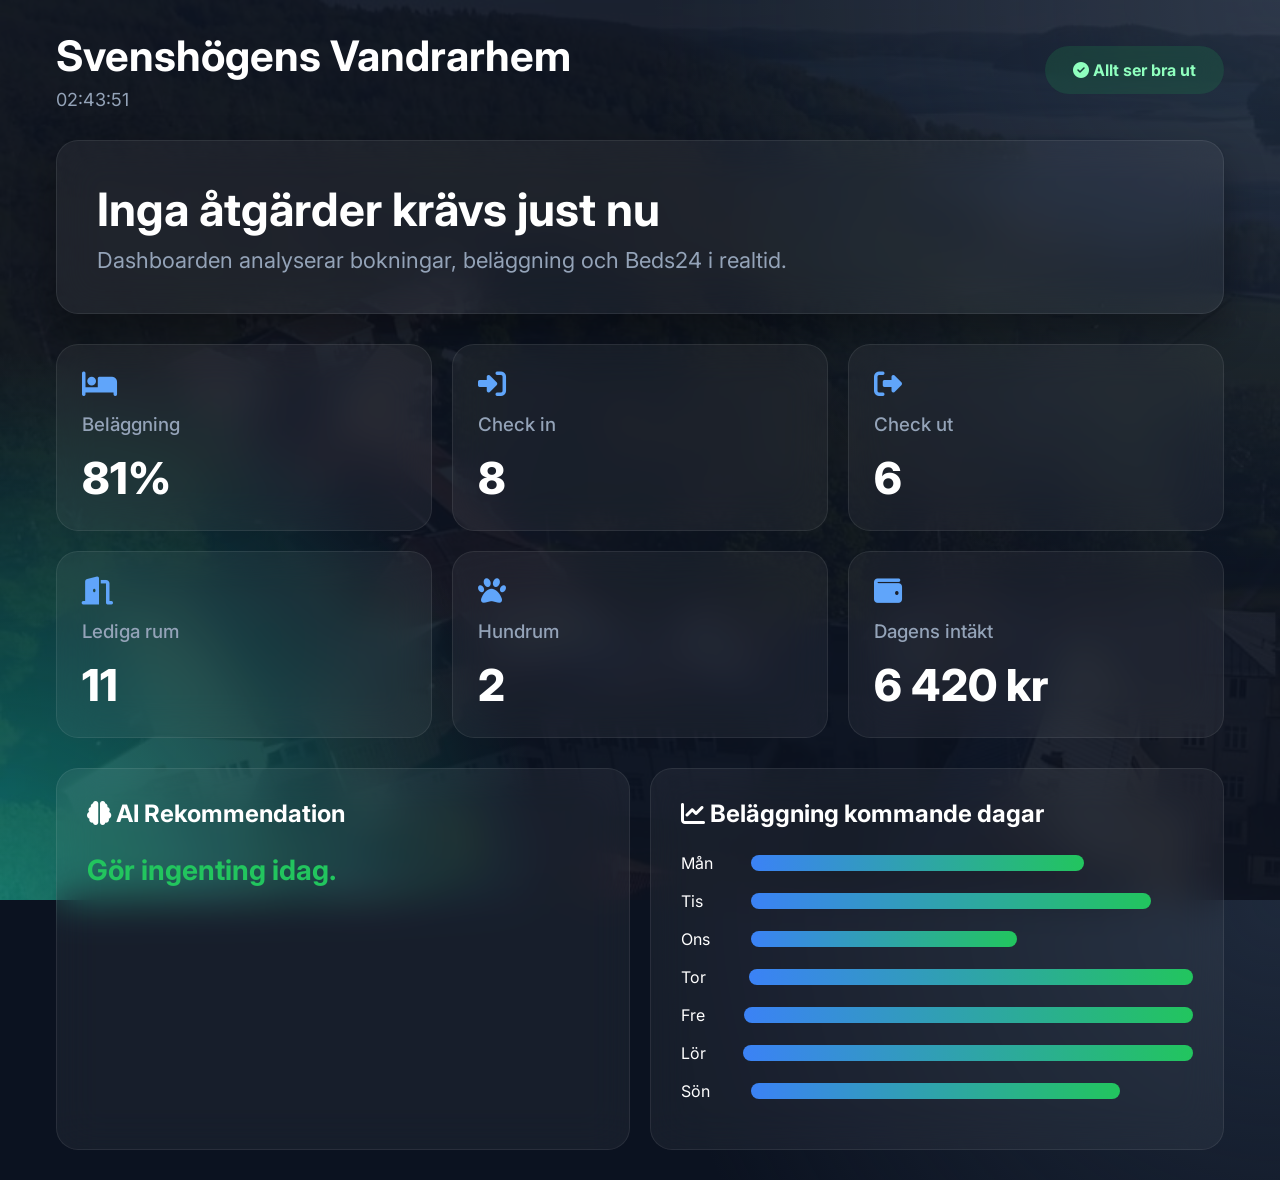
<file: index.html>
<!DOCTYPE html>
<html lang="sv">
<head>
    <meta charset="UTF-8">
    <meta name="viewport" content="width=device-width, initial-scale=1.0">

    <title>Svenshögens Dashboard</title>

    <link rel="preconnect" href="https://fonts.googleapis.com">
    <link rel="preconnect" href="https://fonts.gstatic.com" crossorigin>

    <link href="https://fonts.googleapis.com/css2?family=Inter:wght@300;400;500;600;700;800&display=swap" rel="stylesheet">

    <link rel="stylesheet"
          href="https://cdnjs.cloudflare.com/ajax/libs/font-awesome/6.6.0/css/all.min.css">

    <link rel="stylesheet" href="css/style.css">
</head>

<body>

<div class="background"></div>

<div class="container">

<header>

<div class="logo">

<h1>Svenshögens Vandrarhem</h1>

<span id="clock">00:00</span>

</div>

<div class="status ok">

<i class="fa-solid fa-circle-check"></i>

<span>Allt ser bra ut</span>

</div>

</header>

<section class="hero">

<div class="heroText">

<h2>Inga åtgärder krävs just nu</h2>

<p>
Dashboarden analyserar bokningar,
beläggning och Beds24 i realtid.
</p>

</div>

</section>

<section class="cards">

<div class="card">

<i class="fa-solid fa-bed"></i>

<h3>Beläggning</h3>

<div class="value" id="occupancy">

81%

</div>

</div>

<div class="card">

<i class="fa-solid fa-right-to-bracket"></i>

<h3>Check in</h3>

<div class="value" id="checkin">

8

</div>

</div>

<div class="card">

<i class="fa-solid fa-right-from-bracket"></i>

<h3>Check ut</h3>

<div class="value" id="checkout">

6

</div>

</div>

<div class="card">

<i class="fa-solid fa-door-open"></i>

<h3>Lediga rum</h3>

<div class="value" id="rooms">

11

</div>

</div>

<div class="card">

<i class="fa-solid fa-paw"></i>

<h3>Hundrum</h3>

<div class="value">

2

</div>

</div>

<div class="card">

<i class="fa-solid fa-wallet"></i>

<h3>Dagens intäkt</h3>

<div class="value">

6 420 kr

</div>

</div>

</section>

<section class="bottom">

<div class="panel">

<h2>

<i class="fa-solid fa-brain"></i>

AI Rekommendation

</h2>

<div id="aiMessage">

Gör ingenting idag.

</div>

</div>

<div class="panel">

<h2>

<i class="fa-solid fa-chart-line"></i>

Beläggning kommande dagar

</h2>

<div class="bars">

<div class="bar"><span>Mån</span><div style="width:65%"></div></div>

<div class="bar"><span>Tis</span><div style="width:78%"></div></div>

<div class="bar"><span>Ons</span><div style="width:52%"></div></div>

<div class="bar"><span>Tor</span><div style="width:90%"></div></div>

<div class="bar"><span>Fre</span><div style="width:97%"></div></div>

<div class="bar"><span>Lör</span><div style="width:99%"></div></div>

<div class="bar"><span>Sön</span><div style="width:72%"></div></div>

</div>

</div>

</section>

</div>

<script src="js/app.js"></script>

</body>
</html>
</file>
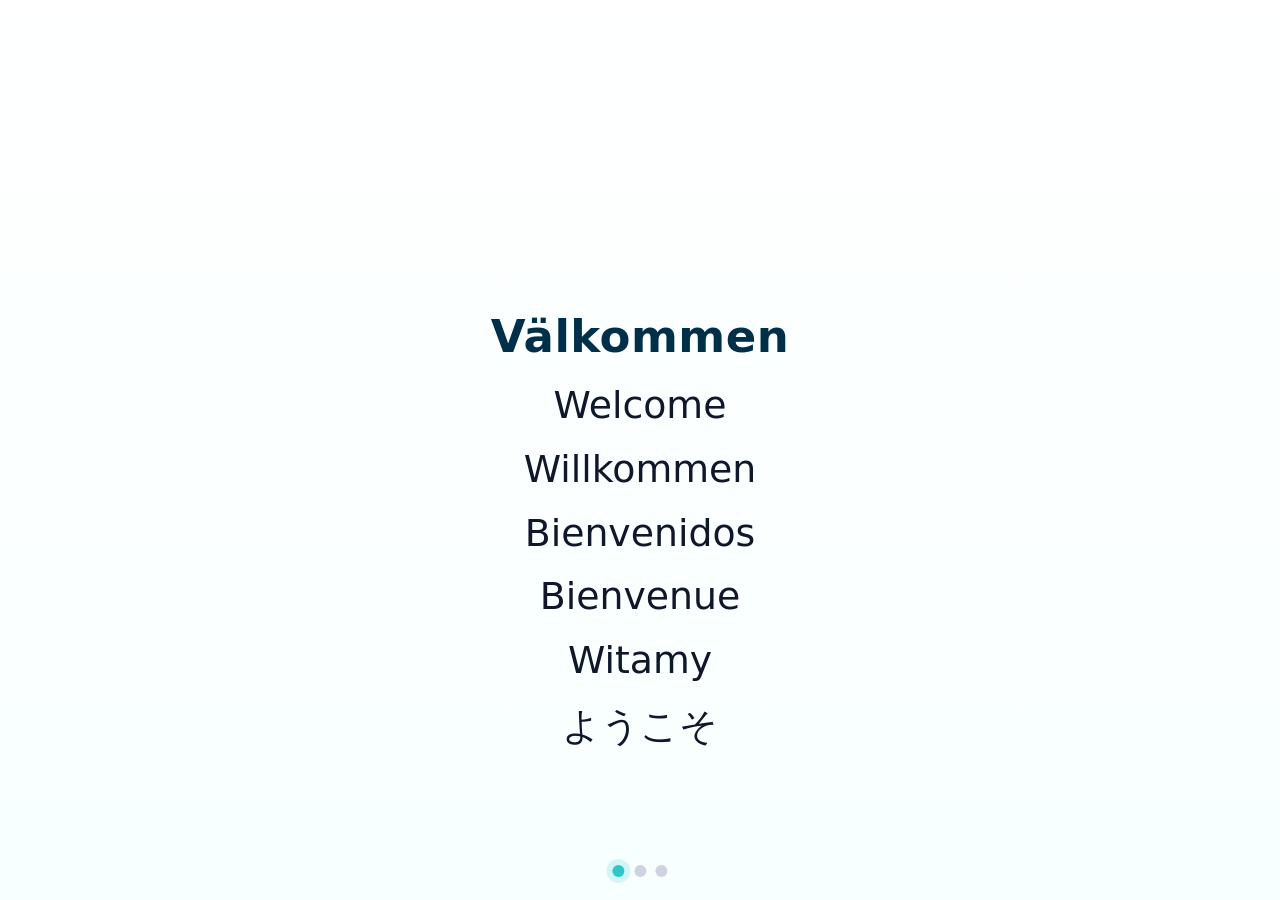
<file: index_updated.html>
<!DOCTYPE html>
<html lang="sv">
<head>
  <meta charset="utf-8" />
  <meta name="viewport" content="width=device-width, initial-scale=1" />
  <title>Svenshögens Vandrarhem – Info</title>
  <style>
    :root{
      --turkos:#2EC7C9;
      --marin:#003049;
      --gul:#FECB2F;
      --bakgrund:#ffffff;
      --text:#0f172a;
    }
    *{box-sizing:border-box}
    html,body{height:100%;margin:0;background:var(--bakgrund);font-family:system-ui,-apple-system,Segoe UI,Roboto,Inter,Arial,sans-serif;color:var(--text)}
    .app{height:100%;display:grid;place-items:center}
    .frame{position:relative;width:100vw;height:100vh;overflow:hidden}

    /* Slides */
    .slide{position:absolute;inset:0;padding:7vh 6vw;display:flex;flex-direction:column;gap:3vh;justify-content:center;opacity:0;transform:scale(1.01);transition:opacity .8s ease,transform .8s ease;background:var(--bakgrund)}
    .slide.active{opacity:1;transform:scale(1)}

    /* Header band */
    .band{position:absolute;top:0;left:0;right:0;background:linear-gradient(90deg,var(--marin),var(--turkos));color:#fff;padding:2.8vh 6vw;display:flex;align-items:center;gap:1rem}
    .band h1{margin:0;font-weight:800;letter-spacing:.5px;font-size:clamp(22px,3.8vh,48px)}
    .band small{margin-left:auto;opacity:.9;font-size:clamp(12px,1.8vh,18px)}

    /* Cards */
    .cards{display:grid;grid-template-columns:repeat(12,1fr);gap:2.2vh}
    .card{grid-column:span 6;background:#fff;border:2px solid #eef2f7;border-radius:24px;box-shadow:0 10px 30px rgba(0,0,0,.06);padding:3vh 3vw}
    .card h2{margin:.2rem 0 1.2rem 0;color:var(--marin);font-size:clamp(18px,3vh,34px)}
    .card p,.card li{font-size:clamp(16px,2.4vh,26px);line-height:1.35;margin:.2rem 0}
    .pill{display:inline-block;background:var(--gul);color:#111;padding:.35rem .7rem;border-radius:999px;font-weight:700;font-size:clamp(12px,1.9vh,18px)}

    /* Footer timing dot */
    .progress{position:absolute;bottom:2.6vh;left:50%;transform:translateX(-50%);display:flex;gap:.6rem}
    .dot{width:12px;height:12px;border-radius:50%;background:#cbd5e1;transition:all .3s}
    .dot.active{background:var(--turkos);box-shadow:0 0 0 6px rgba(46,199,201,.18)}

    /* Responsive tweaks */
    @media (max-width: 960px){
      .card{grid-column:span 12}
    }
  </style>
</head>
<body>
<div class="app">
  <div class="frame">
    <div class="band">
      <h1>Svenshögens Vandrarhem</h1>
      <small>Infoskärm</small>
    </div>

    <!-- SLIDE 1: Välkommen -->
    <section class="slide active" data-title="Välkommen" style="background:linear-gradient(180deg, #ffffff 0%, #f8ffff 100%)">
      <div style="margin-top:18vh;display:flex;flex-direction:column;gap:2.2vh;align-items:center;text-align:center;">
        <p style="font-size:clamp(28px,5vh,60px);margin:0;color:var(--marin);font-weight:800;letter-spacing:.5px;">Välkommen</p>
        <p style="font-size:clamp(24px,4.2vh,52px);margin:0">Welcome</p>
        <p style="font-size:clamp(24px,4.2vh,52px);margin:0">Willkommen</p>
        <p style="font-size:clamp(24px,4.2vh,52px);margin:0">Bienvenidos</p>
        <p style="font-size:clamp(24px,4.2vh,52px);margin:0">Bienvenue</p>
        <p style="font-size:clamp(24px,4.2vh,52px);margin:0">Witamy</p>
        <p style="font-size:clamp(24px,4.2vh,52px);margin:0">ようこそ</p>
      </div>
    </section>

    <!-- SLIDE 2: Kontakt -->
    <section class="slide" data-title="Kontakt" style="background:linear-gradient(180deg, #ffffff 0%, #f8ffff 100%)">
      <div class="cards" style="margin-top:10vh">
        <div class="card" style="grid-column:span 7">
          <h2>📞 Kontakt</h2>
          <p><strong>Telefon:</strong> <span class="pill">+46 XX XXX XX XX</span></p>
          <p><strong>E‑post:</strong> info@svenshogensvandrarhem.se</p>
          <p><strong>Adress:</strong> Exempelvägen 1, 444 00 Svenshögen</p>
          <p><strong>Reception:</strong> 08:00–11:00, 15:00–20:00</p>
        </div>
        <div class="card" style="grid-column:span 5">
          <h2>🆘 Vid behov</h2>
          <p><strong>Nödnummer:</strong> 112</p>
          <p><strong>Sjukvårdsrådgivning:</strong> 1177</p>
          <p><strong>Jour:</strong> +46 XX XXX XX XX</p>
          <p><strong>WiFi (gäst):</strong> SSID <span class="pill">Gäst‑WiFi</span> · Lösen <span class="pill">••••••••</span></p>
        </div>
      </div>
    </section>

    <!-- SLIDE 3: Faciliteter -->
    <section class="slide" data-title="Faciliteter" style="background:linear-gradient(180deg,#ffffff 0%, #fff8e1 100%)">
      <div class="cards" style="margin-top:10vh">
        <div class="card" style="grid-column:span 7">
          <h2>🏠 Faciliteter på plats</h2>
          <ul>
            <li>Kök & allrum öppet 06:00–23:00</li>
            <li>Frukost 08:00–10:00 (förbokas i receptionen)</li>
            <li>Tvättmaskin & tork (fråga i receptionen)</li>
            <li>Gratis parkering · Cykelförvaring</li>
            <li>Tyst tid 22:00–07:00</li>
          </ul>
        </div>
        <div class="card" style="grid-column:span 5">
          <h2>📝 Praktiskt</h2>
          <ul>
            <li>Utcheckning senast 11:00</li>
            <li>Nyckel återlämnas i receptionen/nyckelinkast</li>
            <li>Rökfritt i alla rum</li>
            <li>Husdjur i markerade rum (förbokas)</li>
            <li>Badplats 10 min · Station nära</li>
          </ul>
        </div>
      </div>
    </section>

    <!-- Progress dots -->
    <div class="progress" aria-hidden="true">
      <span class="dot active"></span>
      <span class="dot"></span>
      <span class="dot"></span>
    </div>
  </div>
</div>

<script>
  // ======= Konfiguration =======
  const SLIDE_TIME_MS = 10000; // 10 sekunder per slide

  // ======= Logik för automatisk växling =======
  const slides = Array.from(document.querySelectorAll('.slide'));
  const dots = Array.from(document.querySelectorAll('.dot'));
  let index = 0;
  let timer;

  function show(i){
    slides.forEach((s,idx)=>s.classList.toggle('active', idx===i));
    dots.forEach((d,idx)=>d.classList.toggle('active', idx===i));
    index = i;
  }

  function next(){ show((index+1)%slides.length); }

  function start(){
    clearInterval(timer);
    timer = setInterval(next, SLIDE_TIME_MS);
  }

  // Starta när sidan laddats
  start();

  // Tangentnavigering (valfritt): vänster/höger/byta slide, paus/play med mellanslag
  let paused = false;
  addEventListener('keydown', (e)=>{
    if(e.key==='ArrowRight'){ next(); start(); }
    if(e.key==='ArrowLeft'){ show((index-1+slides.length)%slides.length); start(); }
    if(e.key===' '){ paused = !paused; paused?clearInterval(timer):start(); }
  });

  // Visa aktuell slidetiteln i bandet
  function updateBand(){
    const band = document.querySelector('.band small');
    const active = slides[index];
    const t = active?.dataset?.title || 'Infoskärm';
    band.textContent = t;
  }
  setInterval(updateBand, 300);
</script>
</body>
</html>
</file>
<file: css/style.css>
:root{

    --bg:#0b1220;
    --card:#141d2d;
    --card2:#182335;

    --green:#22c55e;
    --orange:#f59e0b;
    --red:#ef4444;
    --blue:#3b82f6;

    --text:#ffffff;
    --text2:#94a3b8;

    --shadow:0 20px 40px rgba(0,0,0,.35);

    --radius:22px;

}

*{
    margin:0;
    padding:0;
    box-sizing:border-box;
}

html{
    height:100%;
}

body{

    font-family:Inter,sans-serif;

    color:var(--text);

    background:
    radial-gradient(circle at top right,#1e293b 0%,transparent 40%),
    radial-gradient(circle at bottom left,#0f766e 0%,transparent 35%),
    var(--bg);

    min-height:100vh;

    overflow:hidden;

}

.container{

    width:96%;
    margin:auto;

    padding:30px;

}

header{

    display:flex;

    justify-content:space-between;

    align-items:center;

    margin-bottom:30px;

}

.logo h1{

    font-size:42px;

    font-weight:700;

}

#clock{

    color:var(--text2);

    margin-top:8px;

    display:block;

    font-size:18px;

}

.status{

    padding:14px 28px;

    border-radius:999px;

    background:rgba(34,197,94,.15);

    color:#8fffbe;

    font-weight:700;

    backdrop-filter:blur(12px);

}

.hero{

    background:rgba(255,255,255,.05);

    border:1px solid rgba(255,255,255,.08);

    border-radius:var(--radius);

    padding:40px;

    margin-bottom:30px;

    backdrop-filter:blur(20px);

    box-shadow:var(--shadow);

}

.hero h2{

    font-size:46px;

}

.hero p{

    color:var(--text2);

    margin-top:10px;

    font-size:22px;

}

.cards{

    display:grid;

    grid-template-columns:repeat(6,1fr);

    gap:20px;

    margin-bottom:30px;

}

.card{

    background:rgba(255,255,255,.05);

    border:1px solid rgba(255,255,255,.08);

    border-radius:22px;

    padding:25px;

    transition:.3s;

    backdrop-filter:blur(20px);

}

.card:hover{

    transform:translateY(-8px);

    box-shadow:var(--shadow);

}

.card i{

    font-size:28px;

    color:#60a5fa;

    margin-bottom:15px;

}

.card h3{

    color:var(--text2);

    font-weight:500;

    margin-bottom:15px;

}

.value{

    font-size:44px;

    font-weight:800;

}

.bottom{

    display:grid;

    grid-template-columns:1fr 1fr;

    gap:20px;

}

.panel{

    background:rgba(255,255,255,.05);

    border-radius:22px;

    padding:30px;

    border:1px solid rgba(255,255,255,.08);

    backdrop-filter:blur(20px);

}

.panel h2{

    margin-bottom:25px;

}

#aiMessage{

    font-size:28px;

    color:#22c55e;

    font-weight:700;

}

.bar{

    display:flex;

    align-items:center;

    margin:18px 0;

}

.bar span{

    width:70px;

}

.bar div{

    height:16px;

    border-radius:30px;

    background:linear-gradient(90deg,#3b82f6,#22c55e);

}

.background{

    position:fixed;

    inset:0;

    background-image:url("../bg.jpg");

    background-size:cover;

    opacity:.08;

    z-index:-1;

}

@media(max-width:1400px){

.cards{

grid-template-columns:repeat(3,1fr);

}

}

@media(max-width:900px){

.cards{

grid-template-columns:repeat(2,1fr);

}

.bottom{

grid-template-columns:1fr;

}

.hero h2{

font-size:34px;

}

}
</file>
